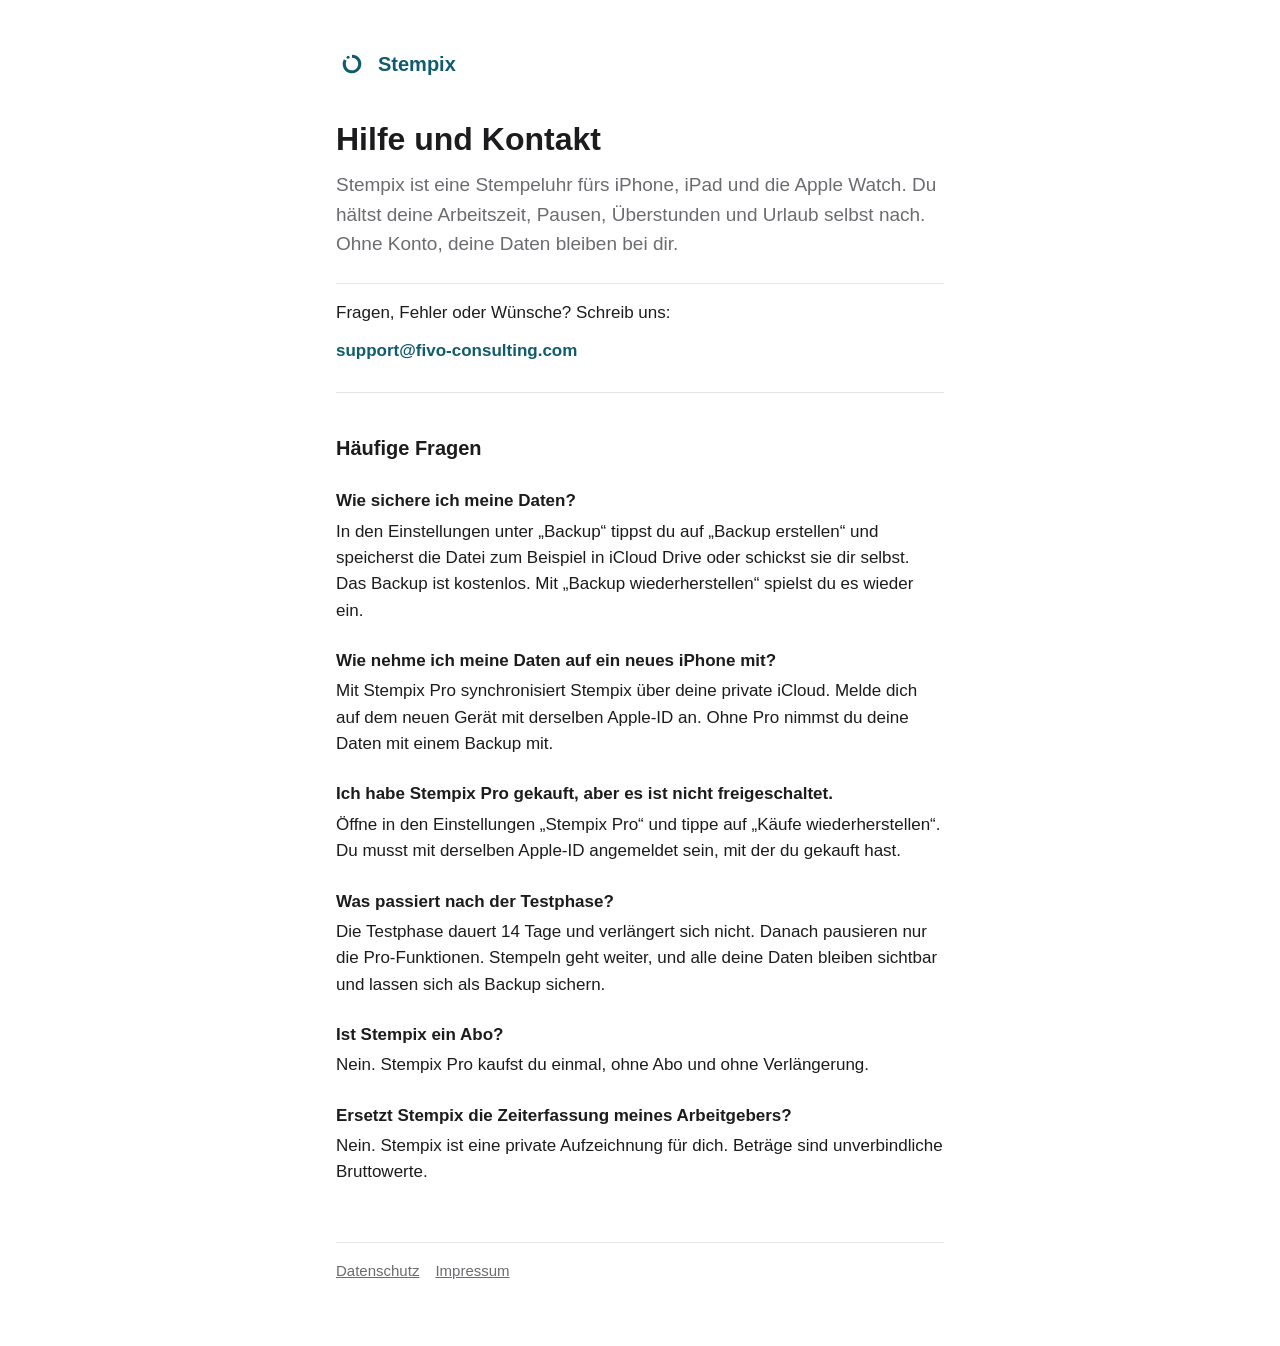
<file: index.html>
<!doctype html>
<html lang="de">
<head>
<meta charset="utf-8">
<meta name="viewport" content="width=device-width, initial-scale=1">
<title>Stempix – Support</title>
<meta name="description" content="Stempix ist eine Stempeluhr fürs iPhone und die Apple Watch. Hilfe und Kontakt.">
<link rel="icon" href="stempix-mark.svg" type="image/svg+xml">
<link rel="apple-touch-icon" href="apple-touch-icon.png">
<link rel="stylesheet" href="style.css">
</head>
<body>
<main>
<header>
  <a class="brand" href="./"><svg viewBox="0 0 1024 1024" aria-hidden="true"><path d="M512 262A250 250 0 1 1 295.5 387" fill="none" stroke="currentColor" stroke-width="96"/><circle cx="387" cy="295.5" r="48" fill="currentColor"/></svg>Stempix</a>
</header>

<h1>Hilfe und Kontakt</h1>
<p class="lead">Stempix ist eine Stempeluhr fürs iPhone, iPad und die Apple Watch. Du hältst deine Arbeitszeit, Pausen, Überstunden und Urlaub selbst nach. Ohne Konto, deine Daten bleiben bei dir.</p>

<div class="contact">
  <p>Fragen, Fehler oder Wünsche? Schreib uns:</p>
  <p><a href="mailto:support@fivo-consulting.com">support@fivo-consulting.com</a></p>
</div>

<h2>Häufige Fragen</h2>

<h3>Wie sichere ich meine Daten?</h3>
<p>In den Einstellungen unter „Backup“ tippst du auf „Backup erstellen“ und speicherst die Datei zum Beispiel in iCloud Drive oder schickst sie dir selbst. Das Backup ist kostenlos. Mit „Backup wiederherstellen“ spielst du es wieder ein.</p>

<h3>Wie nehme ich meine Daten auf ein neues iPhone mit?</h3>
<p>Mit Stempix Pro synchronisiert Stempix über deine private iCloud. Melde dich auf dem neuen Gerät mit derselben Apple-ID an. Ohne Pro nimmst du deine Daten mit einem Backup mit.</p>

<h3>Ich habe Stempix Pro gekauft, aber es ist nicht freigeschaltet.</h3>
<p>Öffne in den Einstellungen „Stempix Pro“ und tippe auf „Käufe wiederherstellen“. Du musst mit derselben Apple-ID angemeldet sein, mit der du gekauft hast.</p>

<h3>Was passiert nach der Testphase?</h3>
<p>Die Testphase dauert 14 Tage und verlängert sich nicht. Danach pausieren nur die Pro-Funktionen. Stempeln geht weiter, und alle deine Daten bleiben sichtbar und lassen sich als Backup sichern.</p>

<h3>Ist Stempix ein Abo?</h3>
<p>Nein. Stempix Pro kaufst du einmal, ohne Abo und ohne Verlängerung.</p>

<h3>Ersetzt Stempix die Zeiterfassung meines Arbeitgebers?</h3>
<p>Nein. Stempix ist eine private Aufzeichnung für dich. Beträge sind unverbindliche Bruttowerte.</p>

<footer>
  <a href="datenschutz.html">Datenschutz</a><a href="impressum.html">Impressum</a>
</footer>
</main>
</body>
</html>
</file>
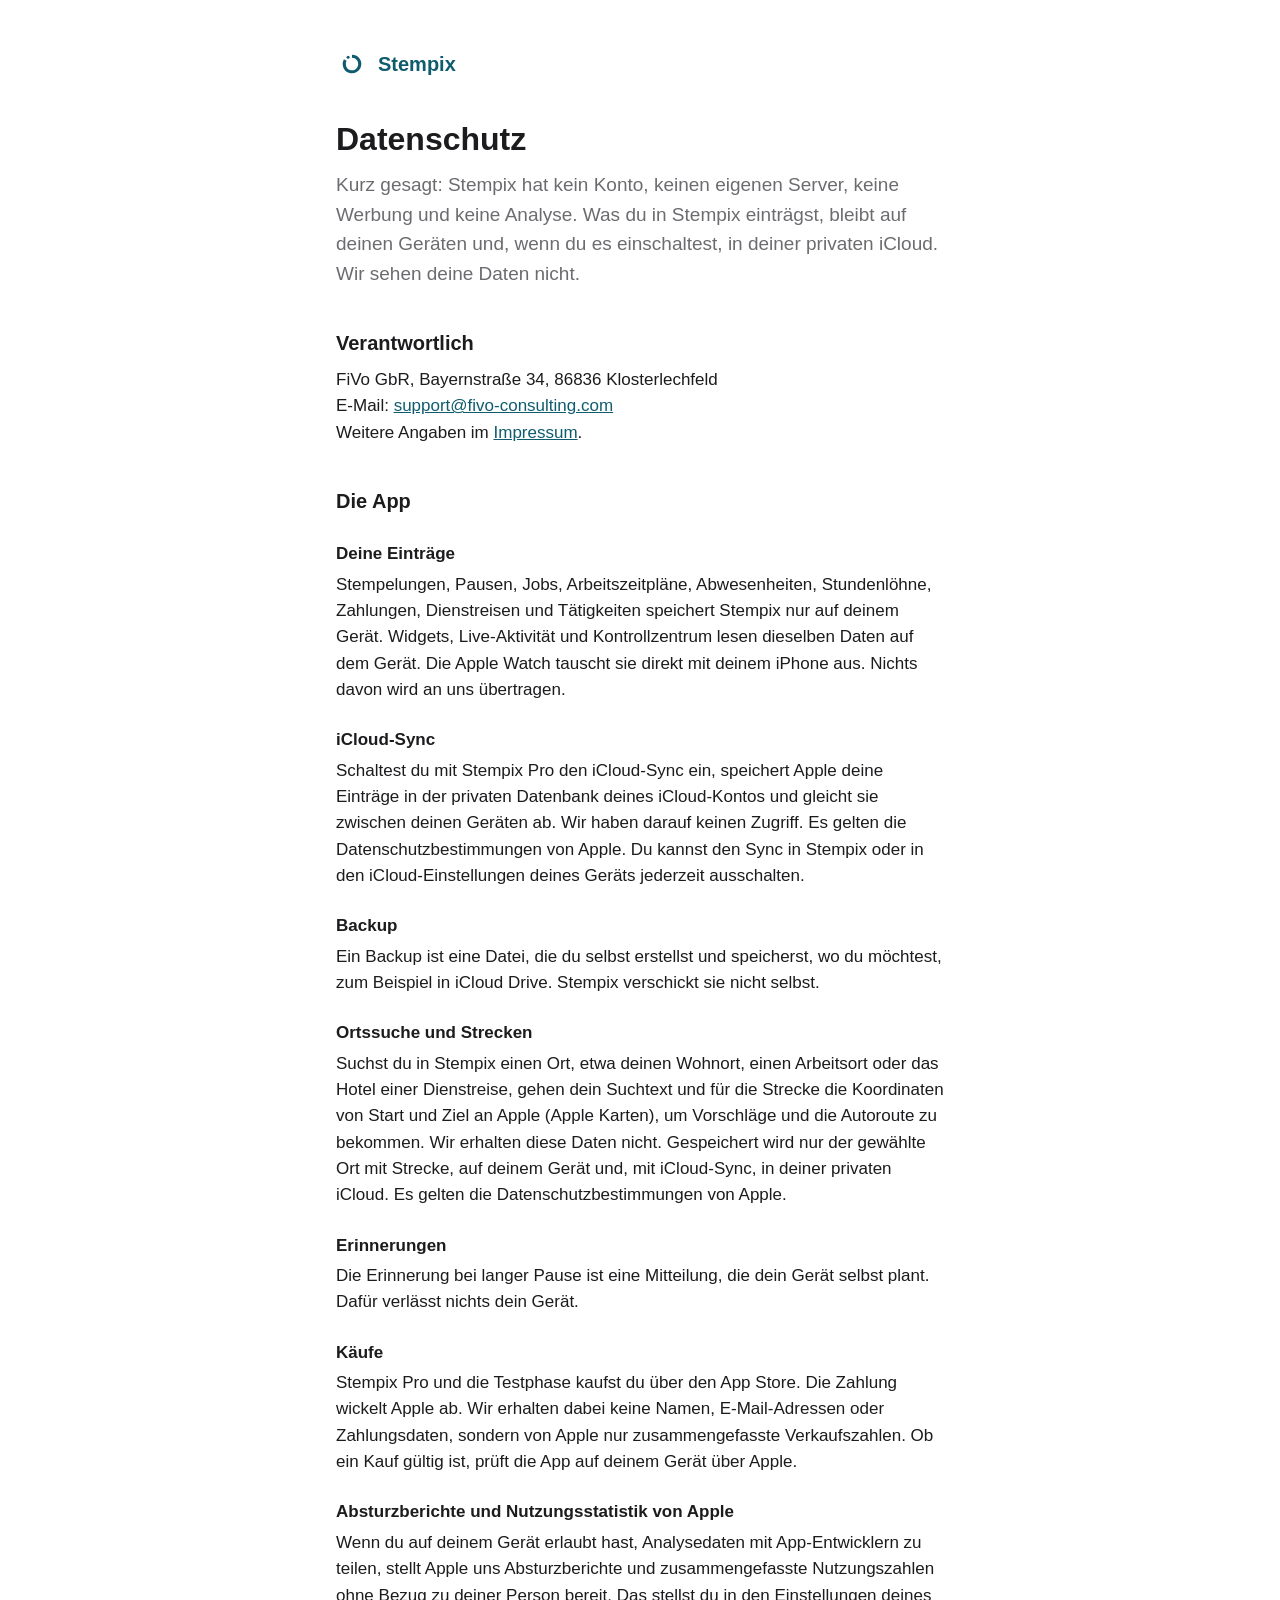
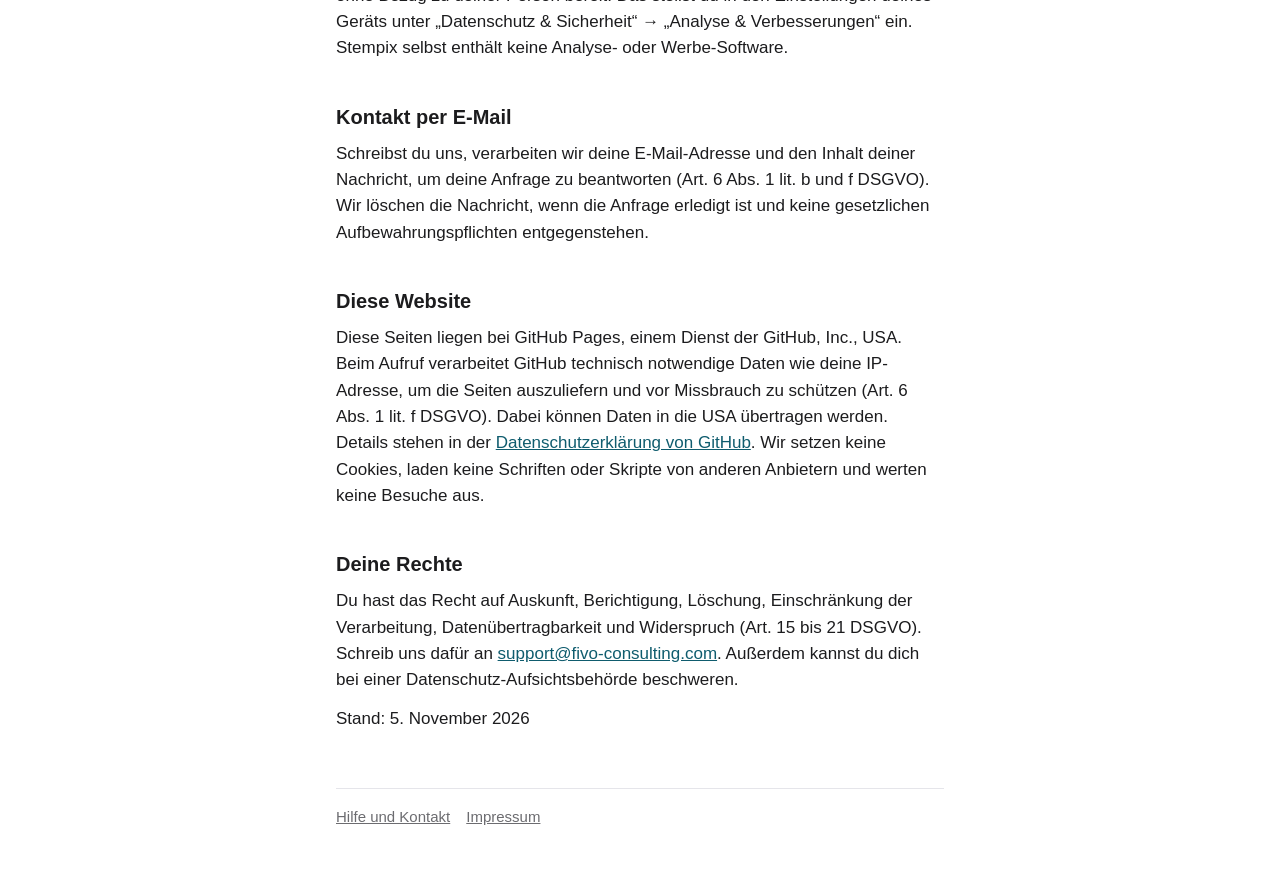
<file: datenschutz.html>
<!doctype html>
<html lang="de">
<head>
<meta charset="utf-8">
<meta name="viewport" content="width=device-width, initial-scale=1">
<title>Stempix – Datenschutz</title>
<link rel="icon" href="stempix-mark.svg" type="image/svg+xml">
<link rel="apple-touch-icon" href="apple-touch-icon.png">
<link rel="stylesheet" href="style.css">
</head>
<body>
<main>
<header>
  <a class="brand" href="./"><svg viewBox="0 0 1024 1024" aria-hidden="true"><path d="M512 262A250 250 0 1 1 295.5 387" fill="none" stroke="currentColor" stroke-width="96"/><circle cx="387" cy="295.5" r="48" fill="currentColor"/></svg>Stempix</a>
</header>

<h1>Datenschutz</h1>
<p class="lead">Kurz gesagt: Stempix hat kein Konto, keinen eigenen Server, keine Werbung und keine Analyse. Was du in Stempix einträgst, bleibt auf deinen Geräten und, wenn du es einschaltest, in deiner privaten iCloud. Wir sehen deine Daten nicht.</p>

<h2>Verantwortlich</h2>
<p>FiVo GbR, Bayernstraße 34, 86836 Klosterlechfeld<br>
E-Mail: <a href="mailto:support@fivo-consulting.com">support@fivo-consulting.com</a><br>
Weitere Angaben im <a href="impressum.html">Impressum</a>.</p>

<h2>Die App</h2>

<h3>Deine Einträge</h3>
<p>Stempelungen, Pausen, Jobs, Arbeitszeitpläne, Abwesenheiten, Stundenlöhne, Zahlungen, Dienstreisen und Tätigkeiten speichert Stempix nur auf deinem Gerät. Widgets, Live-Aktivität und Kontrollzentrum lesen dieselben Daten auf dem Gerät. Die Apple Watch tauscht sie direkt mit deinem iPhone aus. Nichts davon wird an uns übertragen.</p>

<h3>iCloud-Sync</h3>
<p>Schaltest du mit Stempix Pro den iCloud-Sync ein, speichert Apple deine Einträge in der privaten Datenbank deines iCloud-Kontos und gleicht sie zwischen deinen Geräten ab. Wir haben darauf keinen Zugriff. Es gelten die Datenschutzbestimmungen von Apple. Du kannst den Sync in Stempix oder in den iCloud-Einstellungen deines Geräts jederzeit ausschalten.</p>

<h3>Backup</h3>
<p>Ein Backup ist eine Datei, die du selbst erstellst und speicherst, wo du möchtest, zum Beispiel in iCloud Drive. Stempix verschickt sie nicht selbst.</p>

<h3>Ortssuche und Strecken</h3>
<p>Suchst du in Stempix einen Ort, etwa deinen Wohnort, einen Arbeitsort oder das Hotel einer Dienstreise, gehen dein Suchtext und für die Strecke die Koordinaten von Start und Ziel an Apple (Apple Karten), um Vorschläge und die Autoroute zu bekommen. Wir erhalten diese Daten nicht. Gespeichert wird nur der gewählte Ort mit Strecke, auf deinem Gerät und, mit iCloud-Sync, in deiner privaten iCloud. Es gelten die Datenschutzbestimmungen von Apple.</p>

<h3>Erinnerungen</h3>
<p>Die Erinnerung bei langer Pause ist eine Mitteilung, die dein Gerät selbst plant. Dafür verlässt nichts dein Gerät.</p>

<h3>Käufe</h3>
<p>Stempix Pro und die Testphase kaufst du über den App Store. Die Zahlung wickelt Apple ab. Wir erhalten dabei keine Namen, E-Mail-Adressen oder Zahlungsdaten, sondern von Apple nur zusammengefasste Verkaufszahlen. Ob ein Kauf gültig ist, prüft die App auf deinem Gerät über Apple.</p>

<h3>Absturzberichte und Nutzungsstatistik von Apple</h3>
<p>Wenn du auf deinem Gerät erlaubt hast, Analysedaten mit App-Entwicklern zu teilen, stellt Apple uns Absturzberichte und zusammengefasste Nutzungszahlen ohne Bezug zu deiner Person bereit. Das stellst du in den Einstellungen deines Geräts unter „Datenschutz &amp; Sicherheit“ → „Analyse &amp; Verbesserungen“ ein. Stempix selbst enthält keine Analyse- oder Werbe-Software.</p>

<h2>Kontakt per E-Mail</h2>
<p>Schreibst du uns, verarbeiten wir deine E-Mail-Adresse und den Inhalt deiner Nachricht, um deine Anfrage zu beantworten (Art. 6 Abs. 1 lit. b und f DSGVO). Wir löschen die Nachricht, wenn die Anfrage erledigt ist und keine gesetzlichen Aufbewahrungspflichten entgegenstehen.</p>

<h2>Diese Website</h2>
<p>Diese Seiten liegen bei GitHub Pages, einem Dienst der GitHub, Inc., USA. Beim Aufruf verarbeitet GitHub technisch notwendige Daten wie deine IP-Adresse, um die Seiten auszuliefern und vor Missbrauch zu schützen (Art. 6 Abs. 1 lit. f DSGVO). Dabei können Daten in die USA übertragen werden. Details stehen in der <a href="https://docs.github.com/de/site-policy/privacy-policies/github-general-privacy-statement">Datenschutzerklärung von GitHub</a>. Wir setzen keine Cookies, laden keine Schriften oder Skripte von anderen Anbietern und werten keine Besuche aus.</p>

<h2>Deine Rechte</h2>
<p>Du hast das Recht auf Auskunft, Berichtigung, Löschung, Einschränkung der Verarbeitung, Datenübertragbarkeit und Widerspruch (Art. 15 bis 21 DSGVO). Schreib uns dafür an <a href="mailto:support@fivo-consulting.com">support@fivo-consulting.com</a>. Außerdem kannst du dich bei einer Datenschutz-Aufsichtsbehörde beschweren.</p>

<p>Stand: 5. November 2026</p>

<footer>
  <a href="./">Hilfe und Kontakt</a><a href="impressum.html">Impressum</a>
</footer>
</main>
</body>
</html>
</file>
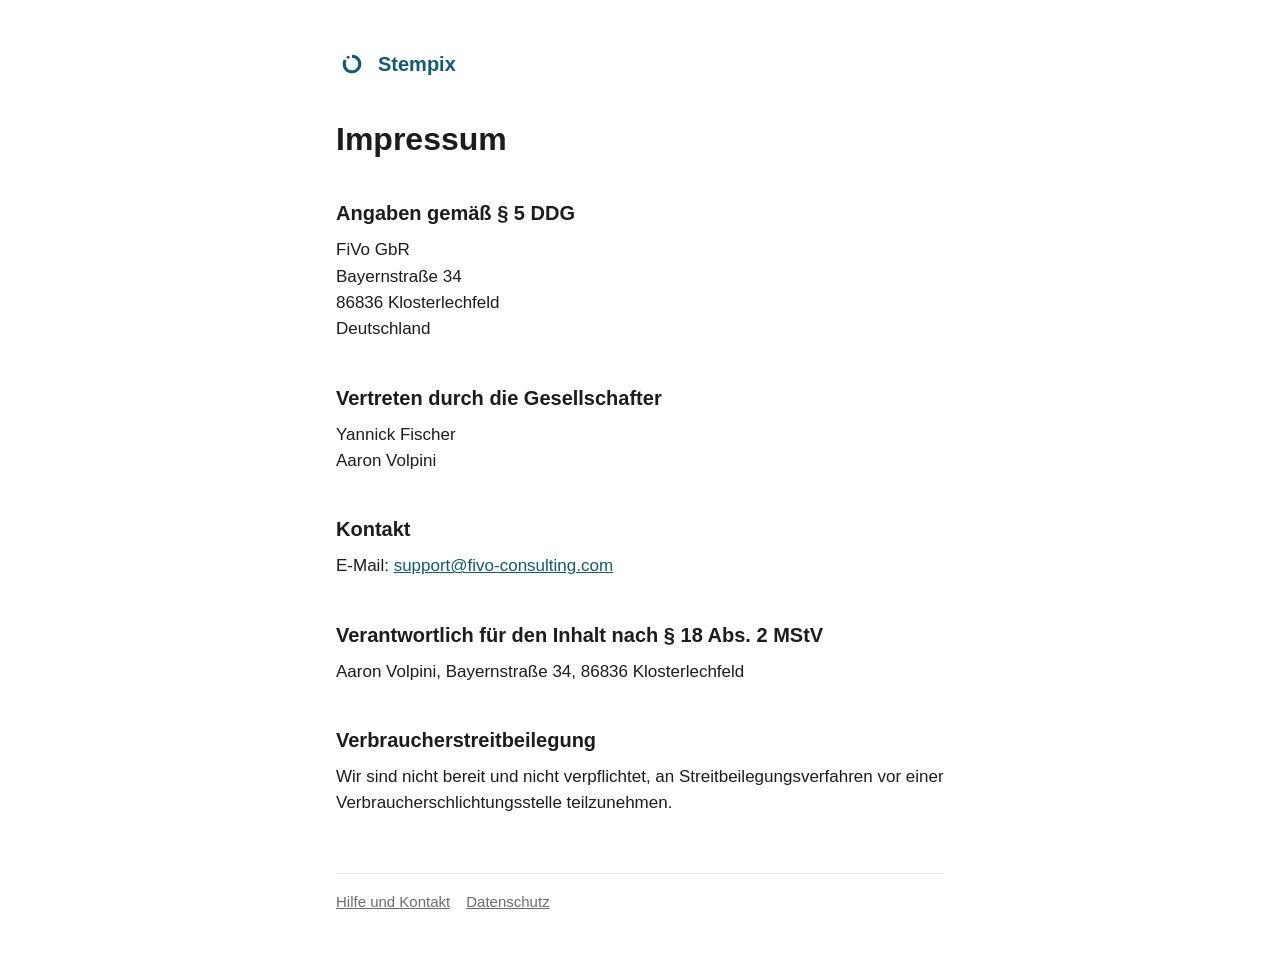
<file: impressum.html>
<!doctype html>
<html lang="de">
<head>
<meta charset="utf-8">
<meta name="viewport" content="width=device-width, initial-scale=1">
<title>Stempix – Impressum</title>
<link rel="icon" href="stempix-mark.svg" type="image/svg+xml">
<link rel="apple-touch-icon" href="apple-touch-icon.png">
<link rel="stylesheet" href="style.css">
</head>
<body>
<main>
<header>
  <a class="brand" href="./"><svg viewBox="0 0 1024 1024" aria-hidden="true"><path d="M512 262A250 250 0 1 1 295.5 387" fill="none" stroke="currentColor" stroke-width="96"/><circle cx="387" cy="295.5" r="48" fill="currentColor"/></svg>Stempix</a>
</header>

<h1>Impressum</h1>

<h2>Angaben gemäß § 5 DDG</h2>
<p>FiVo GbR<br>
Bayernstraße 34<br>
86836 Klosterlechfeld<br>
Deutschland</p>

<h2>Vertreten durch die Gesellschafter</h2>
<p>Yannick Fischer<br>
Aaron Volpini</p>

<h2>Kontakt</h2>
<p>E-Mail: <a href="mailto:support@fivo-consulting.com">support@fivo-consulting.com</a></p>

<h2>Verantwortlich für den Inhalt nach § 18 Abs. 2 MStV</h2>
<p>Aaron Volpini, Bayernstraße 34, 86836 Klosterlechfeld</p>

<h2>Verbraucherstreitbeilegung</h2>
<p>Wir sind nicht bereit und nicht verpflichtet, an Streitbeilegungsverfahren vor einer Verbraucherschlichtungsstelle teilzunehmen.</p>

<footer>
  <a href="./">Hilfe und Kontakt</a><a href="datenschutz.html">Datenschutz</a>
</footer>
</main>
</body>
</html>
</file>
<file: style.css>
:root {
  --accent: #0F5C6E;
  --text: #1C1C1E;
  --secondary: #6C6C70;
  --background: #FFFFFF;
  --separator: #E5E5EA;
  color-scheme: light dark;
}

@media (prefers-color-scheme: dark) {
  :root {
    --accent: #6CC0D1;
    --text: #F2F2F7;
    --secondary: #98989F;
    --background: #000000;
    --separator: #38383A;
  }
}

* { box-sizing: border-box; }

body {
  margin: 0;
  background: var(--background);
  color: var(--text);
  font: 17px/1.55 -apple-system, BlinkMacSystemFont, "SF Pro Text", "Helvetica Neue", Arial, sans-serif;
  -webkit-text-size-adjust: 100%;
}

main {
  max-width: 640px;
  margin: 0 auto;
  padding: 48px 16px 64px;
}

header { margin-bottom: 40px; }

.brand {
  display: flex;
  align-items: center;
  gap: 10px;
  color: var(--accent);
  text-decoration: none;
  font-weight: 600;
  font-size: 20px;
}

.brand svg { width: 32px; height: 32px; }

h1 { font-size: 32px; line-height: 1.2; margin: 0 0 12px; }
h2 { font-size: 20px; margin: 40px 0 8px; }
h3 { font-size: 17px; margin: 24px 0 4px; }
p, ul { margin: 0 0 12px; }
ul { padding-left: 20px; }

.lead { font-size: 19px; color: var(--secondary); }

a { color: var(--accent); }

.contact {
  margin: 24px 0 0;
  padding: 16px 0;
  border-top: 1px solid var(--separator);
  border-bottom: 1px solid var(--separator);
}

.contact a { font-weight: 600; text-decoration: none; }

footer {
  margin-top: 56px;
  padding-top: 16px;
  border-top: 1px solid var(--separator);
  color: var(--secondary);
  font-size: 15px;
}

footer a { color: var(--secondary); margin-right: 16px; }
</file>
